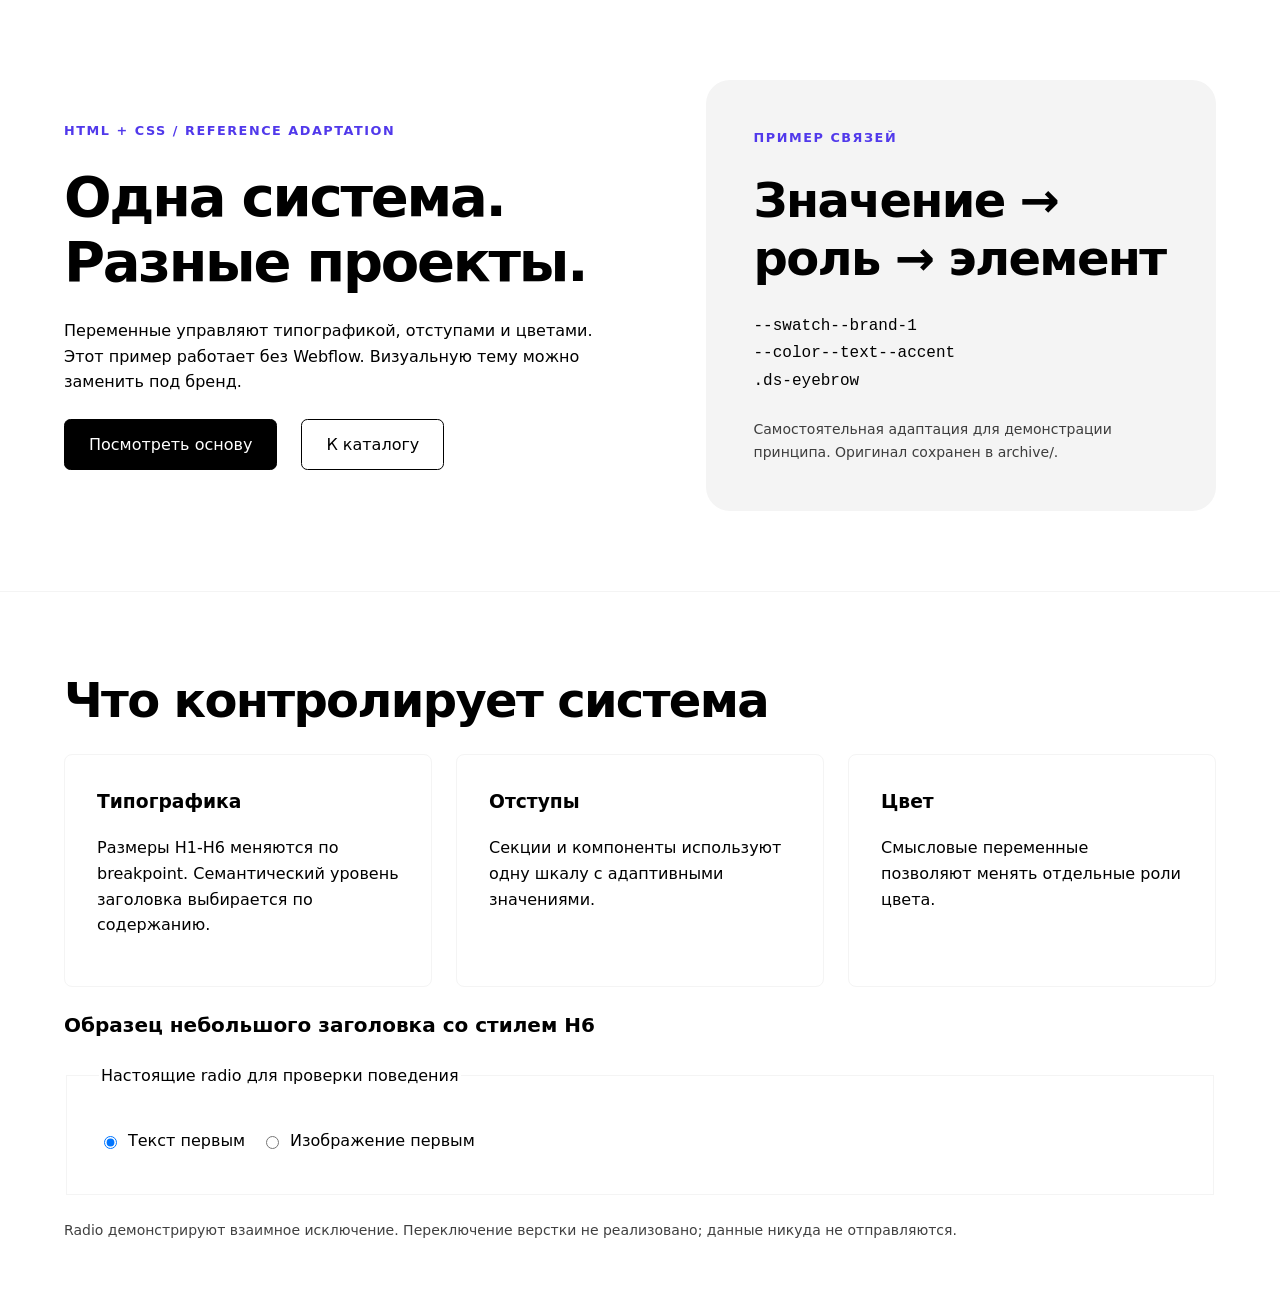
<file: portable/example.html>
<!doctype html>
<html lang="ru"><head><meta charset="utf-8"><meta name="viewport" content="width=device-width,initial-scale=1"><title>Variable System · независимая основа</title><link rel="stylesheet" href="tokens.css"><link rel="stylesheet" href="base.css"></head>
<body><main>
<section class="ds-section"><div class="ds-container ds-split">
<div class="ds-stack"><p class="ds-eyebrow">HTML + CSS / Reference adaptation</p><h1 class="ds-h1">Одна система.<br>Разные проекты.</h1><p>Переменные управляют типографикой, отступами и цветами. Этот пример работает без Webflow. Визуальную тему можно заменить под бренд.</p><div class="ds-actions"><a class="ds-button" href="#principles">Посмотреть основу</a><a class="ds-button ds-button--secondary" href="../index.html">К каталогу</a></div></div>
<div class="ds-panel ds-stack"><p class="ds-eyebrow">Пример связей</p><h2 class="ds-h2">Значение → роль → элемент</h2><p><code>--swatch--brand-1</code><br><code>--color--text--accent</code><br><code>.ds-eyebrow</code></p><p class="ds-notice">Самостоятельная адаптация для демонстрации принципа. Оригинал сохранен в archive/.</p></div>
</div></section>
<section class="ds-section" id="principles"><div class="ds-container ds-stack"><h2 class="ds-h2">Что контролирует система</h2><div class="ds-grid"><article class="ds-card"><h3>Типографика</h3><p>Размеры H1-H6 меняются по breakpoint. Семантический уровень заголовка выбирается по содержанию.</p></article><article class="ds-card"><h3>Отступы</h3><p>Секции и компоненты используют одну шкалу с адаптивными значениями.</p></article><article class="ds-card"><h3>Цвет</h3><p>Смысловые переменные позволяют менять отдельные роли цвета.</p></article></div><h3 class="ds-h6">Образец небольшого заголовка со стилем H6</h3><fieldset class="ds-radio-group"><legend>Настоящие radio для проверки поведения</legend><label><input type="radio" name="layout" value="text-first" checked> Текст первым</label><label><input type="radio" name="layout" value="image-first"> Изображение первым</label></fieldset><p class="ds-notice">Radio демонстрируют взаимное исключение. Переключение верстки не реализовано; данные никуда не отправляются.</p></div></section>
</main></body></html>
</file>
<file: portable/tokens.css>
/* Adaptation, 2026-09-25. Source: Caleb Raney Variable Design System.
   Fixes: 479px portrait query; cyclic md/xs H6 aliases. See docs/04-source-issues.md. */

:root {
  --color--background--primary: var(--swatch--light-1);
  --text-family--paragraph: var(--text-family--options--system);
  --color--text--primary: var(--swatch--dark-1);
  --text-family--h1: var(--text-family--options--system);
  --heading--h1: 3.5rem;
  --text-family--h2: var(--text-family--options--system);
  --heading--h2: 3rem;
  --text-family--h3: var(--text-family--options--system);
  --heading--h3: 2.5rem;
  --text-family--h4: var(--text-family--options--system);
  --heading--h4: 2rem;
  --text-family--h5: var(--text-family--options--system);
  --heading--h5: 1.5rem;
  --text-family--h6: var(--text-family--options--system);
  --heading--h6: 1.25rem;
  --color--text--secondary: var(--swatch--dark-1);
  --swatch--dark-1: black;
  --text-family--block-quote: var(--text-family--options--system);
  --core-structure--max-width-large: 80rem;
  --core-structure--max-width-medium: 64rem;
  --core-structure--max-width-small: 48rem;
  --spacing--tiny: var(--size--0-25);
  --spacing--xxsmall: var(--size--0-5);
  --spacing--xsmall: var(--size--1);
  --spacing--small: var(--size--1-5);
  --spacing--medium: var(--size--2);
  --spacing--large: var(--size--3);
  --spacing--xlarge: var(--size--4);
  --spacing--xxlarge: var(--size--5);
  --spacing--huge: var(--size--6);
  --spacing--xhuge: var(--size--7);
  --spacing--xxhuge: var(--size--10);
  --swatch--light-1: white;
  --swatch--light-2: #f4f4f4;
  --border-width--main: 1px;
  --text-family--button: var(--text-family--options--system);
  --color--text--light-primary: var(--swatch--light-1);
  --color--border--primary: var(--swatch--dark-1);
  --swatch--brand-1: #5139eb;
  --color--background--dark: var(--swatch--dark-1);
  --core-structure--section-small: var(--size--3);
  --core-structure--page-padding: 5vw;
  --core-structure--section-medium: var(--size--5);
  --core-structure--section-large: var(--size--7);
  --text-family--options--system: system-ui, -apple-system, BlinkMacSystemFont, "Segoe UI", Roboto, Oxygen, Ubuntu, Cantarell, "Fira Sans", "Droid Sans", "Helvetica Neue", sans-serif;
  --text-family--options--montserrat: Montserrat, sans-serif;
  --text-family--options--vollkorn: Vollkorn, serif;
  --size--0-25: .25rem;
  --size--0-5: .5rem;
  --size--0-75: .75rem;
  --size--1: 1rem;
  --size--1-25: 1.25rem;
  --size--1-5: 1.5rem;
  --size--1-75: 1.75rem;
  --size--2: 2rem;
  --size--2-5: 2.5rem;
  --size--3: 3rem;
  --size--3-5: 3.5rem;
  --size--4: 4rem;
  --size--4-5: 4.5rem;
  --size--5: 5rem;
  --size--6: 6rem;
  --size--7: 7rem;
  --size--8: 8rem;
  --size--9: 9rem;
  --size--10: 10rem;
  --size--11: 11rem;
  --size--12: 12rem;
  --size--13: 13rem;
  --size--14: 14rem;
  --size--15: 15rem;
  --size--16: 16rem;
  --size--17: 17rem;
  --size--18: 18rem;
  --size--19: 19rem;
  --size--20: 20rem;
  --color--text--accent: var(--swatch--brand-1);
  --border-width--large: 2px;
  --border-radius--medium: 1.5rem;
  --border-radius--x-small: .5rem;
  --border-radius--small: 1rem;
  --border-radius--large: 3rem;
  --heading--md--h1: 3.25rem;
  --heading--sm--h1: 2.5rem;
  --heading--xs--h1: var(--heading--sm--h1);
  --heading--md--h2: 2.75rem;
  --heading--md--h3: 2.25rem;
  --heading--md--h4: 1.75rem;
  --heading--md--h5: 1.5rem;
  --heading--md--h6: 1.25rem;
  --heading--sm--h2: 2.25rem;
  --heading--sm--h3: 2rem;
  --heading--sm--h4: 1.5rem;
  --heading--sm--h5: 1.25rem;
  --heading--sm--h6: 1.125rem;
  --heading--xs--h2: var(--heading--sm--h2);
  --heading--xs--h3: var(--heading--sm--h3);
  --heading--xs--h4: var(--heading--sm--h4);
  --heading--xs--h5: var(--heading--sm--h5);
  --heading--xs--h6: var(--heading--sm--h6);
  --border-radius--rounded: 100vw;
  --color--background--secondary: var(--swatch--light-2);
  --color--border--secondary: var(--swatch--light-2);
  --color--text--light-secondary: var(--swatch--light-2);
}

@media screen and (max-width: 991px) {
:root {
  --size--2-5: 2.25rem;
  --size--3: 2.5rem;
  --size--3-5: 2.75rem;
  --size--4: 3rem;
  --size--4-5: 3.5rem;
  --size--5: 4rem;
  --size--6: 4.5rem;
  --size--7: 5rem;
  --size--8: 5.5rem;
  --size--9: 6rem;
  --size--10: 6.5rem;
  --size--11: 7rem;
  --size--12: 7.5rem;
  --size--13: 8rem;
  --size--14: 9rem;
  --size--15: 10rem;
  --size--16: 11rem;
  --size--17: 12rem;
  --size--18: 13rem;
  --size--19: 14rem;
  --size--20: 15rem;
}
}

@media screen and (max-width: 767px) {
:root {
  --size--0-75: 0.625rem;
  --size--1: 0.75rem;
  --size--1-25: 1rem;
  --size--1-5: 1.125rem;
  --size--1-75: 1.25rem;
  --size--2: 1.5rem;
  --size--2-5: 2.125rem;
  --size--3: 2.25rem;
  --size--3-5: 2.5rem;
  --size--4: 2.75rem;
  --size--4-5: 3rem;
  --size--5: 3.25rem;
  --size--6: 3.5rem;
  --size--7: 3.75rem;
  --size--8: 4rem;
  --size--9: 4.5rem;
  --size--10: 5rem;
  --size--11: 5.5rem;
  --size--12: 6rem;
  --size--13: 6.5rem;
  --size--14: 7rem;
  --size--15: 7.5rem;
  --size--16: 8rem;
  --size--17: 8.5rem;
  --size--18: 9rem;
  --size--19: 9.5rem;
  --size--20: 10rem;
}
}

:root {
  --hover-duration-1: 400ms;
  --hover-duration-2: 800ms;
  --hover-ease-1: ease;
  --hover-ease-2: cubic-bezier(.075, .82, .165, 1);
}

@media screen and (max-width: 991px) {
:root {
  --heading--h1: var(--heading--md--h1);
  --heading--h2: var(--heading--md--h2);
  --heading--h3: var(--heading--md--h3);
  --heading--h4: var(--heading--md--h4);
  --heading--h5: var(--heading--md--h5);
  --heading--h6: var(--heading--md--h6);
}
}

@media screen and (max-width: 767px) {
:root {
  --heading--h1: var(--heading--sm--h1);
  --heading--h2: var(--heading--sm--h2);
  --heading--h3: var(--heading--sm--h3);
  --heading--h4: var(--heading--sm--h4);
  --heading--h5: var(--heading--sm--h5);
  --heading--h6: var(--heading--sm--h6);
}
}

@media screen and (max-width: 479px) {
:root {
  --heading--h1: var(--heading--xs--h1);
  --heading--h2: var(--heading--xs--h2);
  --heading--h3: var(--heading--xs--h3);
  --heading--h4: var(--heading--xs--h4);
  --heading--h5: var(--heading--xs--h5);
  --heading--h6: var(--heading--xs--h6);
}
}
</file>
<file: portable/base.css>
/* Small independent implementation using adapted reference tokens. No Webflow JS. */
:root { --button-background: var(--swatch--dark-1); --button-foreground: var(--swatch--light-1); --button-border: var(--color--border--primary); }
* { box-sizing: border-box; }
body { margin: 0; background: var(--color--background--primary); color: var(--color--text--primary); font: 1rem/1.6 var(--text-family--paragraph); }
a { color: inherit; } button, input { font: inherit; } img { max-width: 100%; height: auto; }
:focus-visible { outline: 3px solid var(--swatch--brand-1); outline-offset: 4px; }
.ds-container { width: min(100%,var(--core-structure--max-width-large)); margin-inline: auto; padding-inline: var(--core-structure--page-padding); }
.ds-section { padding-block: var(--core-structure--section-medium); }
.ds-section + .ds-section { border-top: 1px solid var(--color--border--secondary); }
.ds-split { display: grid; grid-template-columns: 1.1fr 1fr; gap: var(--spacing--xxlarge); align-items: center; }
.ds-stack > * { margin-block: 0; } .ds-stack > * + * { margin-top: var(--spacing--small); }
.ds-h1 { font-size: var(--heading--h1); line-height: 1.15; letter-spacing: -.04em; font-weight: 700; }
.ds-h2 { font-size: var(--heading--h2); line-height: 1.2; letter-spacing: -.035em; }
.ds-h6 { font-size: var(--heading--h6); line-height: 1.4; }
.ds-eyebrow { color: var(--color--text--accent); font-size: .8rem; font-weight: 700; letter-spacing: .12em; text-transform: uppercase; }
.ds-actions { display: flex; flex-wrap: wrap; gap: var(--spacing--small); align-items: center; }
.ds-button { display: inline-flex; align-items: center; justify-content: center; min-height: 44px; padding: .75rem 1.5rem; color: var(--button-foreground); background: var(--button-background); border: 1px solid var(--button-border); text-decoration: none; border-radius: .4rem; cursor: pointer; }
.ds-button--secondary { color: var(--color--text--primary); background: transparent; } .ds-button:hover { opacity: .85; }
.ds-panel { padding: var(--spacing--large); background: var(--color--background--secondary); border-radius: var(--border-radius--medium); }
.ds-grid { display: grid; grid-template-columns: repeat(3,minmax(0,1fr)); gap: var(--spacing--small); }
.ds-card { border: 1px solid var(--color--border--secondary); padding: var(--spacing--medium); border-radius: var(--border-radius--x-small); } .ds-card h3 { margin-top: 0; }
.ds-radio-group { border: 1px solid var(--color--border--secondary); padding: var(--spacing--medium); }
.ds-radio-group label { display: inline-flex; gap: .5rem; margin-right: 1rem; padding: .5rem 0; }
.ds-notice { font-size: .875rem; opacity: .75; } code { overflow-wrap: anywhere; }
@media(max-width:767px) { .ds-split,.ds-grid { grid-template-columns: 1fr; } }
@media(prefers-reduced-motion:reduce) { *,*::before,*::after { scroll-behavior: auto !important; transition: none !important; } }
</file>
